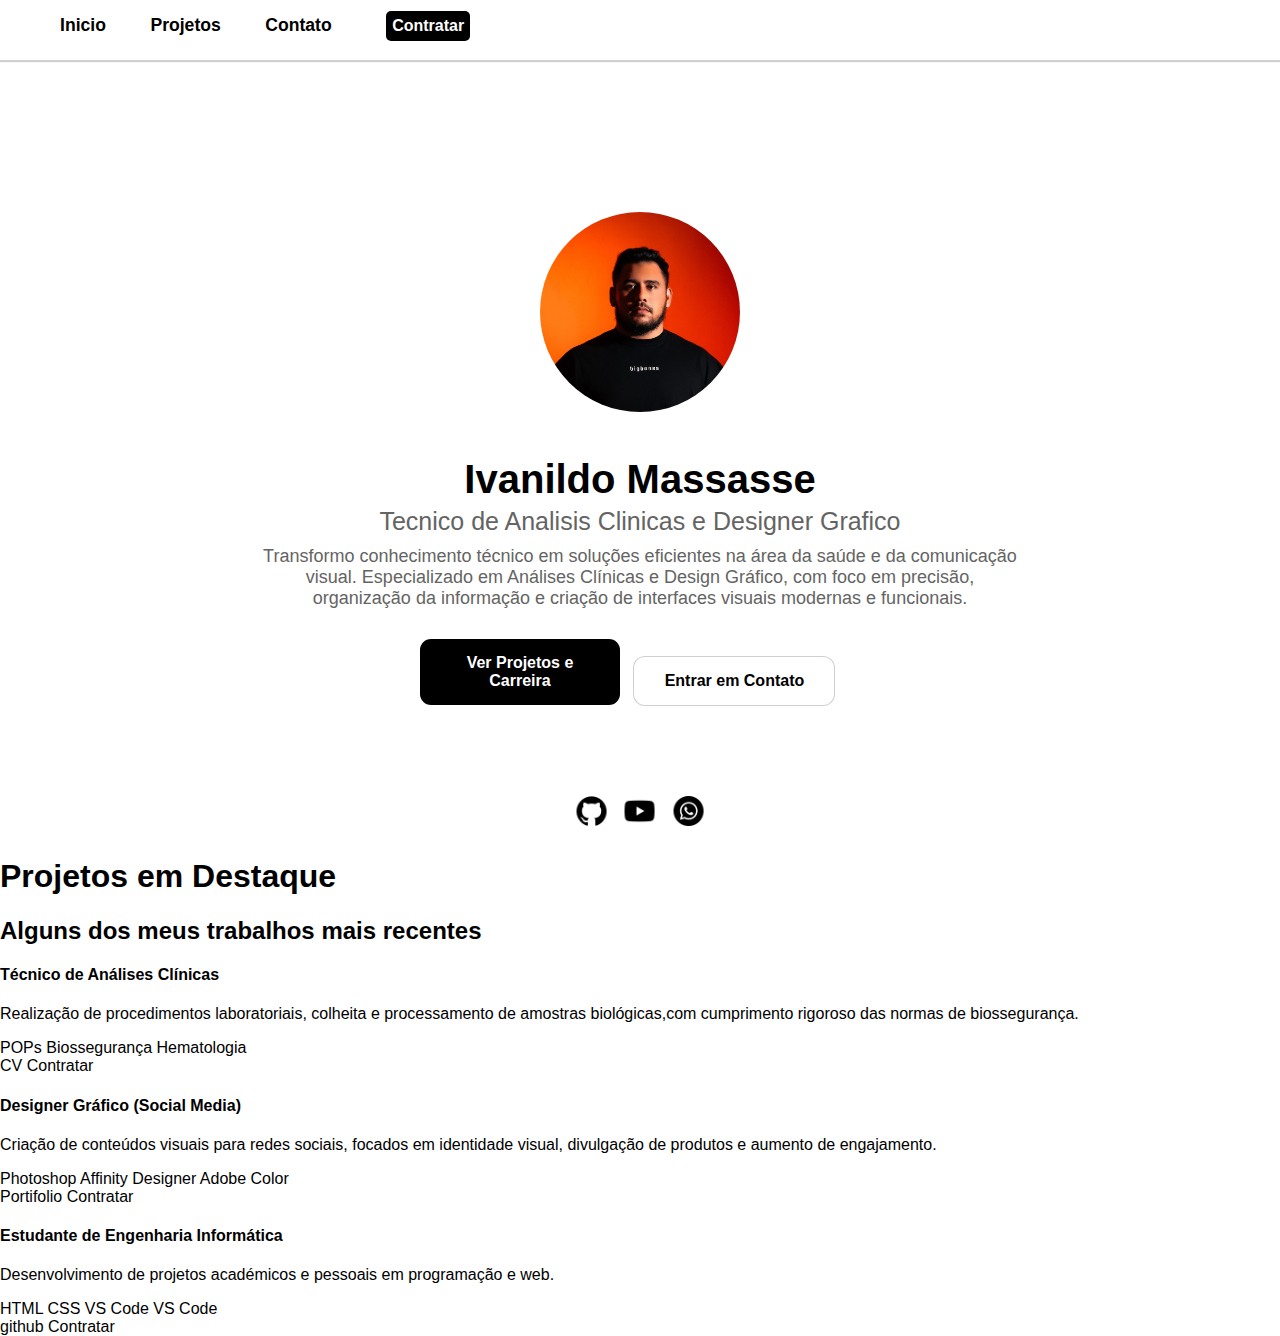
<file: index.html>
<!DOCTYPE html>
<html lang="pt-br">

<head>
    <meta charset="UTF-8">
    <meta name="viewport" content="width=device-width, initial-scale=1.0">
    <title>Portifolio Ivanildo Massasse</title>
    <link rel="stylesheet" href="CSS/Style.css">
</head>

<body>
    <!-- Navegacao -->
    <header>
        <nav id="nav">
            <a class="nav" href="#">Inicio</a>
            <a class="nav" href="#">Projetos</a>
            <a class="nav" href="#">Contato</a>
        </nav>
        <div class="b1">
            <button id="contra">Contratar</button>
        </div>
    </header>

    <main>


        <!-- Perfil do Profissional -->


        <section>
            <div id="perfil">

            </div>
            <h1 id="Nome"> Ivanildo Massasse</h1>
            <h2 id="Profissao">Tecnico de Analisis Clinicas e Designer Grafico</h2>
            <p id="Bio">Transformo conhecimento técnico em soluções eficientes na área da saúde e da comunicação visual.
                Especializado em Análises Clínicas e Design Gráfico, com foco em precisão, organização da informação e
                criação de interfaces visuais modernas e funcionais.</p>
            <div id="chamada">
                <p class="Projeto">Ver Projetos e Carreira</p>
                <span class="contato"> Entrar em Contato</span>
            </div>
        </section>
        <div id="socias">
            <a href="https://github.com/massasse" target="_blank" rel="noopener noreferrer"><img class="github"
                    src="IMG/github.png" alt="icon github"></a>
            <a href="https://youtube.com/@jocker0?si=vfMx_3PgwQ98N1zX" target="_blank" rel="noopener noreferrer"><img
                    class="youtube" src="IMG/youtube.png" alt="icon de youtube"></a>
            <a href="https://wa.me/qr/DEVHINMFZHQLB1" target="_blank" rel="noopener noreferrer"><img class="whatsapp"
                    src="IMG/whatsapp.png" alt="icon whatsapp"></a>
        </div>


 <!-- Destaques -->


        <article id="destaque">
            <section>
                <h1>
                    Projetos em Destaque
                </h1>
                <h2>
                    Alguns dos meus trabalhos mais recentes
                </h2>
            </section>


             <!-- Meus servicos -->


            <div class="menbros" >
               
                <!-- Laboratorio -->

                <section class="caixa1">
                    <div class="imagem1">

                    </div>
                    <div id="lab">
                        <h4>Técnico de Análises Clínicas</h4>
                        <p>Realização de procedimentos laboratoriais, colheita e processamento de amostras
                            biológicas,com cumprimento rigoroso das normas de biossegurança.</p>
                        <span>POPs</span>
                        <span>Biossegurança</span>
                        <span>Hematologia</span><br>
                    </div>
                    <div class="botao-lab">
                        <span>CV</span>
                        <span>Contratar</span>
                    </div>
                </section>


                 <!-- Design Grafico -->


                <section class="caixa2">
                    <div class="imagem2">

                    </div>
                    <div id="Design">
                        <h4>Designer Gráfico (Social Media)</h4>
                        <p>Criação de conteúdos visuais para redes sociais, focados em identidade visual, divulgação de
                            produtos e aumento de engajamento.</p>
                        <span>Photoshop</span>
                        <span>Affinity Designer</span>
                        <span>Adobe Color</span>
                    </div>
                    <div class="botao-design">
                        <span>Portifolio</span>
                        <span>Contratar</span>
                    </div>
                </section>

                 <!-- DEV web Frontend and backend -->


                <section class="caixa3">
                    <div class="imagem3">

                    </div>
                    <div id="dev">
                        <h4>Estudante de Engenharia Informática</h4>
                        <p>Desenvolvimento de projetos académicos e pessoais em programação e web.</p>
                        <span>HTML</span>
                        <span>CSS</span>
                        <span>VS Code</span>
                        <span>VS Code</span>
            
                    </div>
                    <div class="botao-dev">
                        <span>github</span>
                        <span>Contratar</span>
                    </div>
                </section>
            </div>
        </article>

<!--Contacto-->


        <article >
<div> </div>
<div> </div>
        </article>

    </main>



</body>

</html>
</file>
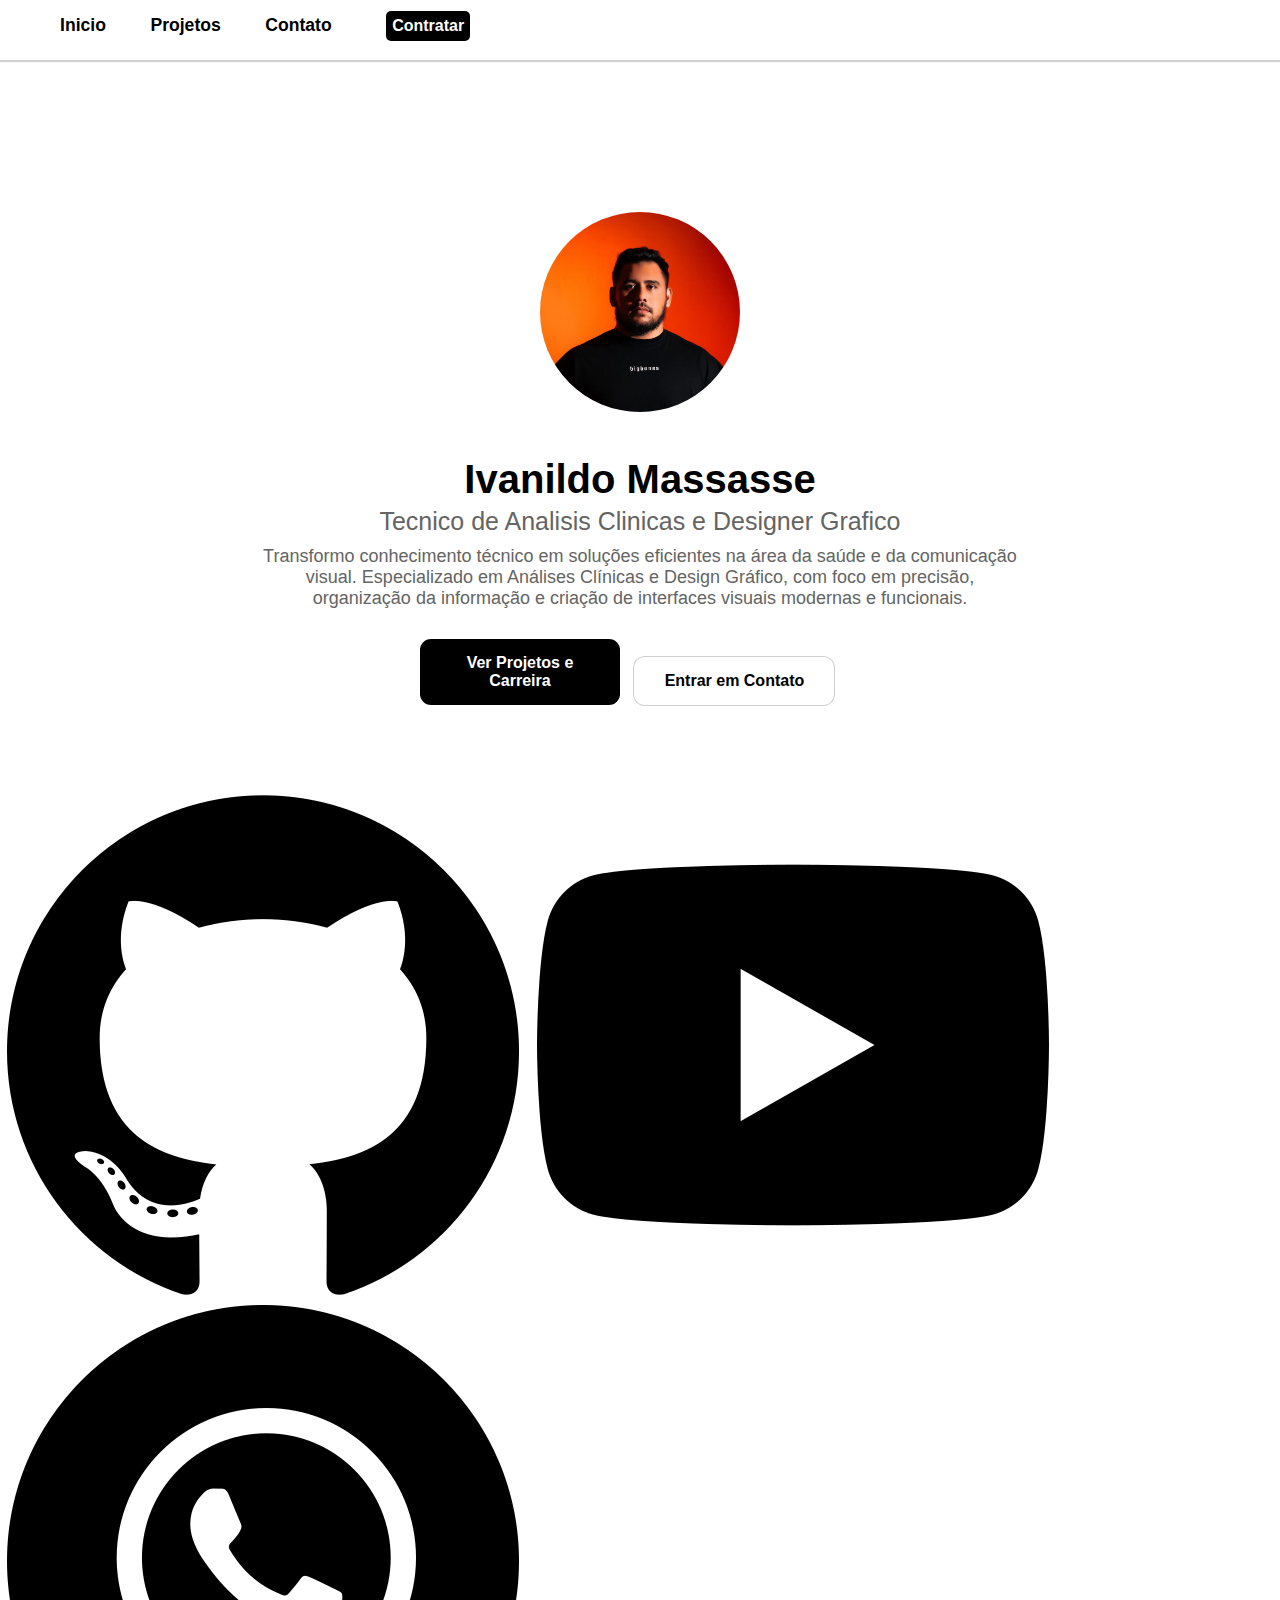
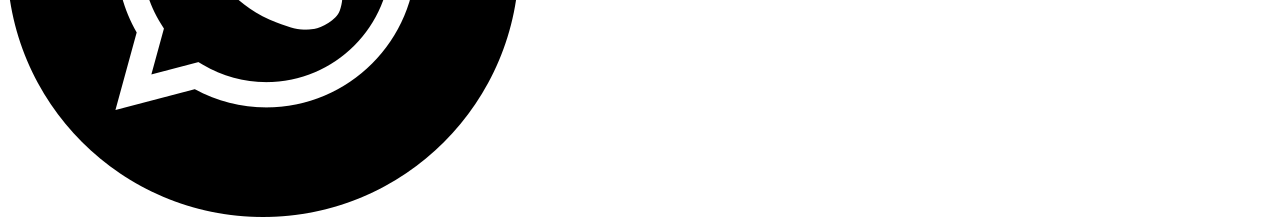
<file: Meus-Portifolio/index.html>
<!DOCTYPE html>
<html lang="pt-br">

<head>
    <meta charset="UTF-8">
    <meta name="viewport" content="width=device-width, initial-scale=1.0">
    <title>Portifolio Ivanildo Massasse</title>
    <link rel="stylesheet" href="/Meus-Portifolio/CSS/Style.css">
</head>

<body>
    <!-- Navegacao -->
    <header>
        <nav id="nav">
            <a class="nav" href="#">Inicio</a>
            <a class="nav" href="#">Projetos</a>
            <a class="nav" href="#">Contato</a>
        </nav>
        <button id="contra">Contratar</button>
    </header>
    
    <main>
        <!-- Perfil do Profissional -->
        <section>
            <div id="perfil">

            </div>
            <h1 id="Nome"> Ivanildo Massasse</h1>
            <h2 id="Profissao">Tecnico de Analisis Clinicas e Designer Grafico</h2>
            <p id="Bio">Transformo conhecimento técnico em soluções eficientes na área da saúde e da comunicação visual. Especializado em Análises Clínicas e Design Gráfico, com foco em precisão, organização da informação e criação de interfaces visuais modernas e funcionais.</p>
            <div id="chamada">
                <p class="Projeto">Ver Projetos e Carreira</p>
                <span class="contato"> Entrar em Contato</span>
            </div>
        </section>
        <div id="socias">
            <a class="github" href="https://github.com/massasse" target="_blank" rel="noopener noreferrer"><img src="IMG/github.png" alt="icon github"></a>
            <a class="youtube" href="https://youtube.com/@jocker0?si=vfMx_3PgwQ98N1zX" target="_blank" rel="noopener noreferrer"><img src="IMG/youtube.png" alt="icon de youtube"></a>
            <a class= "whatsapp" href="https://wa.me/qr/DEVHINMFZHQLB1" target="_blank" rel="noopener noreferrer"><img src="IMG/whatsapp.png" alt="icon whatsapp"></a>
        </div>

    </main>
    


</body>

</html>
</file>
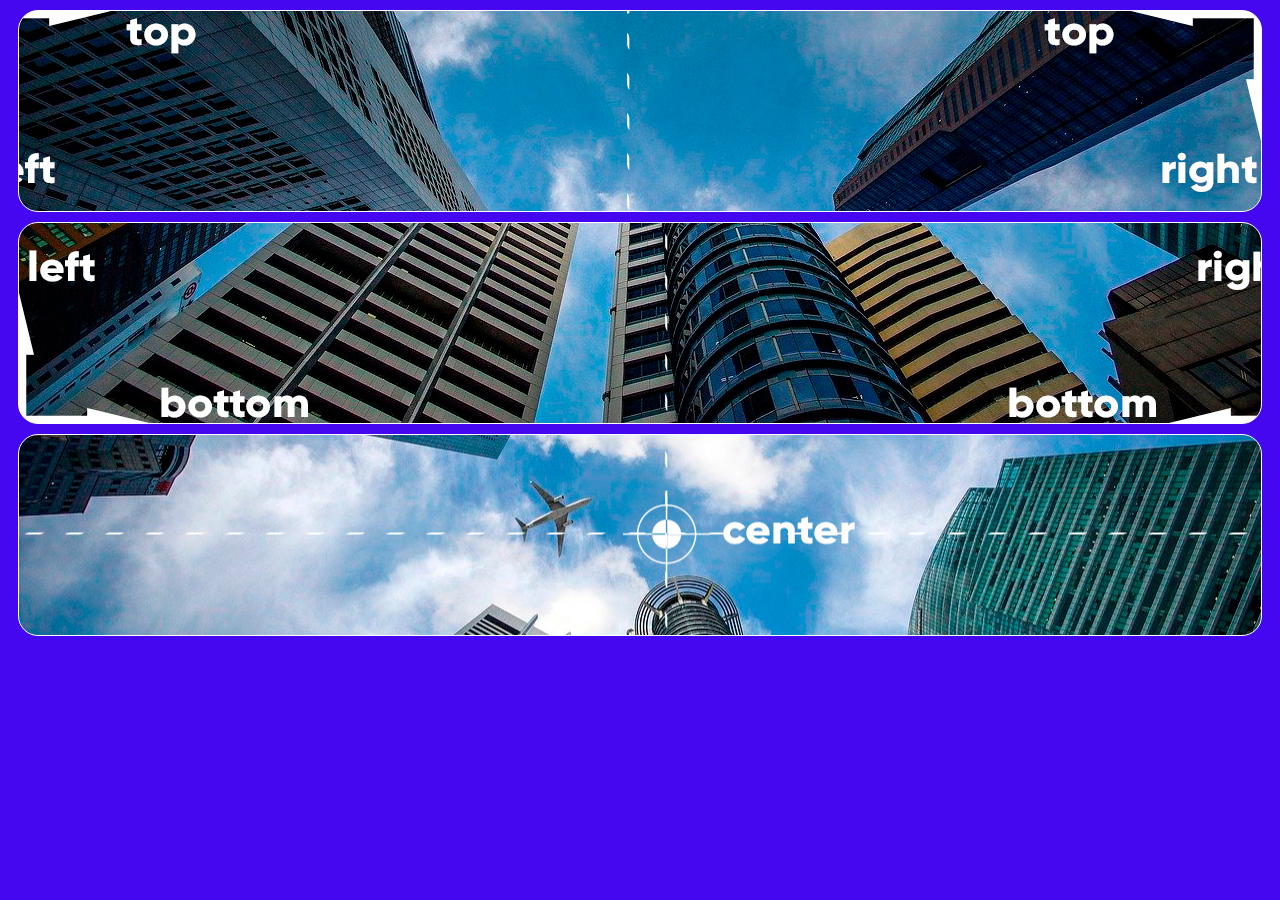
<file: Exercicios/HTML/fundo.html>
<!DOCTYPE html>
<html lang="pt-br">

<head>
    <meta charset="UTF-8">
    <meta name="viewport" content="width=device-width, initial-scale=1.0">
    <title>Backgroud</title>
    <link rel="stylesheet" href="/Exercicios/CSS/style fundo.css">
</head>

<body>
    <div class="container">
        <div class="quadrado" id="b1"></div>
        <div class="quadrado" id="b2"></div>
        <div class="quadrado" id="b3"></div>
    </div>
</body>

</html>
</file>
<file: CSS/Style.css>
body {
    margin: 0;
    font-size: 1em;
    font-family: 'Segoe UI', Tahoma, Geneva, Verdana, sans-serif;

}

header {
min-width: 98%;
    padding: 5px 10px;
    height: 50px;
    box-shadow: 0px 1px 1px 1px rgba(60, 60, 60, 0.242);
}

#nav {
    display: inline-block;
    margin: 10px 30px;
}

.nav {
    
    text-decoration: none;
    font-size: 1.1em;
    font-weight: bold;
    color: black;
    margin: 0px 20px;
}

.nav:hover {
    text-decoration: none;
    font-size: 1.1em;
    font-weight: bold;
    color: #FF831C;
}
.b1{
    display: inline-block;
}
#contra {
    height: 30px;
    border-radius: 5px;
    border: none;
    background-color: black;
    color: #fff;
    font-size: 1em;
    font-weight: 600;
}

#contra:hover {
    height: 30px;
    border-radius: 5px;
    border: none;
    background-image: linear-gradient(to right, #FF831C, #860603);
    color: #fff;
    font-size: 1em;
    font-weight: bold;
    scale: 1.1;
}

main {
    height: 100vh;
}

#perfil {
    background-image: url('/IMG/Perfil.jpg');
    background-position: top center;
    background-size: cover;
    width: 200px;
    max-width: 600px;
    max-height: 600px;
    height: 200px;
    position: relative;
    left: 50%;
    top: 20%;
    transform: translate(-50%, -20%);
    border-radius: 50%;
    margin-top: 15%;

}

#perfil:hover {
    box-shadow: 2px 2px 10px 2px rgb(60, 60, 60);
    scale: 1.02;
    background-image: url('/IMG/Perfil.jpg');
    background-position: top center;
    background-size: cover;
    width: 200px;
    max-width: 600px;
    max-height: 600px;
    height: 200px;
    position: relative;
    left: 50%;
    top: 20%;
    transform: translate(-50%, -20%);
    border-radius: 50%;
    margin-top: 15%;
}

#Nome {
    font-size: 2.5em;
    text-align: center;
    margin: 5px;
}

#Nome:hover {
    font-size: 2.5em;
    text-align: center;
    margin: 5px;
}

#Profissao {
    font-size: 25px;
    font-weight: 500;
    text-align: center;
    color: rgb(100, 100, 99);
    margin: 5px;
}

#Bio {
    font-size: 18px;
    margin: 10px auto 10px auto;
    text-align: center;
    max-width: 60%;
    color: rgb(100, 100, 99);
}

#chamada {
    min-width: 450px;
    position: relative;
    left: 50%;
    transform: translate(-50%);
    display: inline-block;
}

.Projeto {
    display: inline-block;
    color: #fff;
    background-color: black;
    width: 170px;
    text-align: center;
    font-weight: 600;
    padding: 15px;
    border-radius: 11px;
    margin: 20px 5px 20px 5px;
    cursor: pointer;
}
.Projeto:hover {
    scale: 1.05;
    display: inline-block;
    color: #fff;
     background-image: linear-gradient(to right, #FF831C, #860603);
    width: 170px;
    text-align: center;
    font-weight: 600;
    padding: 15px;
    border-radius: 11px;
    margin: 20px 5px 20px 5px;
    cursor: pointer;
}

.contato {
     display: inline-block;
    color: #000000;
    background-color: rgb(255, 255, 255);
    box-shadow: 0px 0px 0px 1px rgba(60, 60, 60, 0.242);
    width: 170px;
    text-align: center;
    font-weight: 600;
    padding: 15px;
    border-radius: 11px;
    margin: 20px 5px 20px 5px;
    cursor: pointer;
}
.contato:hover{
    scale: 1.05;
     display: inline-block;
    color: #000000;
    background-color: rgb(255, 255, 255);
    box-shadow: 0px 0px 6px 4px rgba(60, 60, 60, 0.242);
    width: 170px;
    text-align: center;
    font-weight: 600;
    padding: 15px;
    border-radius: 11px;
    margin: 20px 5px 20px 5px;
    cursor: pointer;
}
#socias{
    margin-top: 5%;
    display: inline-block;
 position: relative;
 left: 50%;
transform: translate(-50%);
}
.github{
    width: 30px;
    margin: 7px;
}
.whatsapp{
  width: 30px;
    margin: 7px;  
}.youtube{
   width: 30px;
    margin: 7px; 
}
.github:hover{
    width: 30px;
    margin: 7px;
    scale: 1.07;
}
.whatsapp:hover{
  width: 30px;
    margin: 7px; 
    scale: 1.07; 
}.youtube:hover{
   width: 30px;
    margin: 7px;
    scale: 1.07;
}
</file>
<file: Meus-Portifolio/CSS/Style.css>
body {
    margin: 0;
    font-size: 1em;
    font-family: 'Segoe UI', Tahoma, Geneva, Verdana, sans-serif;

}

header {

    padding: 5px 10px;
    height: 50px;
    box-shadow: 0px 1px 1px 1px rgba(60, 60, 60, 0.242);
}

#nav {
    display: inline-block;
    margin: 10px 30px;
}

.nav {
    text-decoration: none;
    font-size: 1.1em;
    font-weight: bold;
    color: black;
    margin: 0px 20px;
}

.nav:hover {
    text-decoration: none;
    font-size: 1.1em;
    font-weight: bold;
    color: #FF831C;
}

#contra {
    height: 30px;
    border-radius: 5px;
    border: none;
    background-color: black;
    color: #fff;
    font-size: 1em;
    font-weight: 600;
}

#contra:hover {
    height: 30px;
    border-radius: 5px;
    border: none;
    background-image: linear-gradient(to right, #FF831C, #860603);
    color: #fff;
    font-size: 1em;
    font-weight: bold;
    scale: 1.1;
}

main {
    height: 100vh;
}

#perfil {
    background-image: url(/Meus-Portifolio/IMG/Perfil.jpg);
    background-position: top center;
    background-size: cover;
    width: 200px;
    max-width: 600px;
    max-height: 600px;
    height: 200px;
    position: relative;
    left: 50%;
    top: 20%;
    transform: translate(-50%, -20%);
    border-radius: 50%;
    margin-top: 15%;

}

#perfil:hover {
    box-shadow: 2px 2px 10px 2px rgb(60, 60, 60);
    scale: 1.02;
    background-image: url(/Meus-Portifolio/IMG/Perfil.jpg);
    background-position: top center;
    background-size: cover;
    width: 200px;
    max-width: 600px;
    max-height: 600px;
    height: 200px;
    position: relative;
    left: 50%;
    top: 20%;
    transform: translate(-50%, -20%);
    border-radius: 50%;
    margin-top: 15%;
}

#Nome {
    font-size: 2.5em;
    text-align: center;
    margin: 5px;
}

#Nome:hover {
    font-size: 2.5em;
    text-align: center;
    margin: 5px;
}

#Profissao {
    font-size: 25px;
    font-weight: 500;
    text-align: center;
    color: rgb(100, 100, 99);
    margin: 5px;
}

#Bio {
    font-size: 18px;
    margin: 10px auto 10px auto;
    text-align: center;
    max-width: 60%;
    color: rgb(100, 100, 99);
}

#chamada {
    min-width: 450px;
    position: relative;
    left: 50%;
    transform: translate(-50%);
    display: inline-block;
}

.Projeto {
    display: inline-block;
    color: #fff;
    background-color: black;
    width: 170px;
    text-align: center;
    font-weight: 600;
    padding: 15px;
    border-radius: 11px;
    margin: 20px 5px 20px 5px;
    cursor: pointer;
}
.Projeto:hover {
    scale: 1.05;
    display: inline-block;
    color: #fff;
     background-image: linear-gradient(to right, #FF831C, #860603);
    width: 170px;
    text-align: center;
    font-weight: 600;
    padding: 15px;
    border-radius: 11px;
    margin: 20px 5px 20px 5px;
    cursor: pointer;
}

.contato {
     display: inline-block;
    color: #000000;
    background-color: rgb(255, 255, 255);
    box-shadow: 0px 0px 0px 1px rgba(60, 60, 60, 0.242);
    width: 170px;
    text-align: center;
    font-weight: 600;
    padding: 15px;
    border-radius: 11px;
    margin: 20px 5px 20px 5px;
    cursor: pointer;
}
.contato:hover{
    scale: 1.05;
     display: inline-block;
    color: #000000;
    background-color: rgb(255, 255, 255);
    box-shadow: 0px 0px 6px 4px rgba(60, 60, 60, 0.242);
    width: 170px;
    text-align: center;
    font-weight: 600;
    padding: 15px;
    border-radius: 11px;
    margin: 20px 5px 20px 5px;
    cursor: pointer;
}
#socias{
    margin-top: 5%;
    display: inline-block;
 position: relative;
 left: 50%;
transform: translate(-50%);
}
.github{
    width: 30px;
    margin: 7px;
}
.whatsapp{
  width: 30px;
    margin: 7px;  
}.youtube{
   width: 30px;
    margin: 7px; 
}
.github:hover{
    width: 30px;
    margin: 7px;
    scale: 1.07;
}
.whatsapp:hover{
  width: 30px;
    margin: 7px; 
    scale: 1.07; 
}.youtube:hover{
   width: 30px;
    margin: 7px;
    scale: 1.07;
}
</file>
<file: Exercicios/CSS/style fundo.css>
body{
    background-color: #4507ef;
}

.quadrado {
    border-radius: 20px;
    border: solid 1px #fff;
    height: 200px;
    margin: 10px;
    background-image: url('/Exercicios/IMG/wallpaper003.jpg');
}

div#b1 {
   background-position: right top ;
    
}

div#b2 {
    background-position: left bottom ;
}

div#b3 {
   background-position: left center ; 
}
</file>
